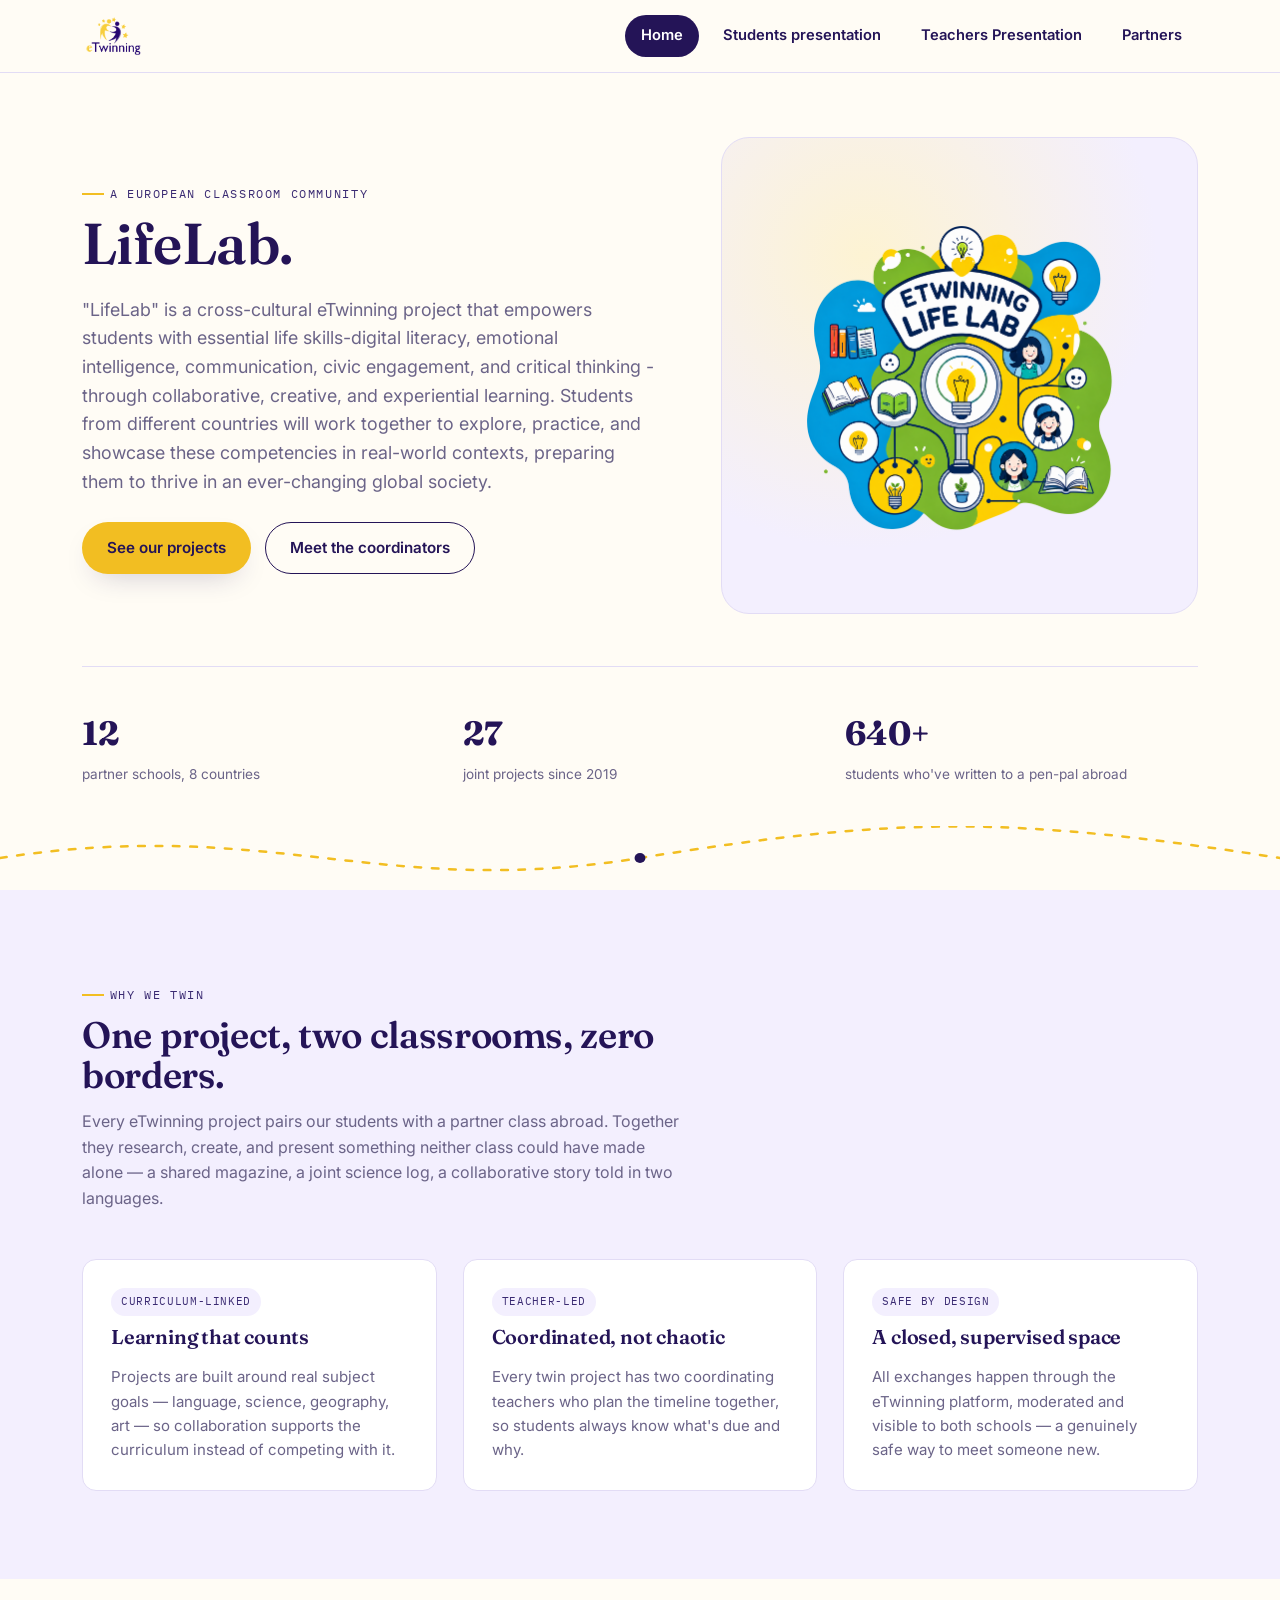
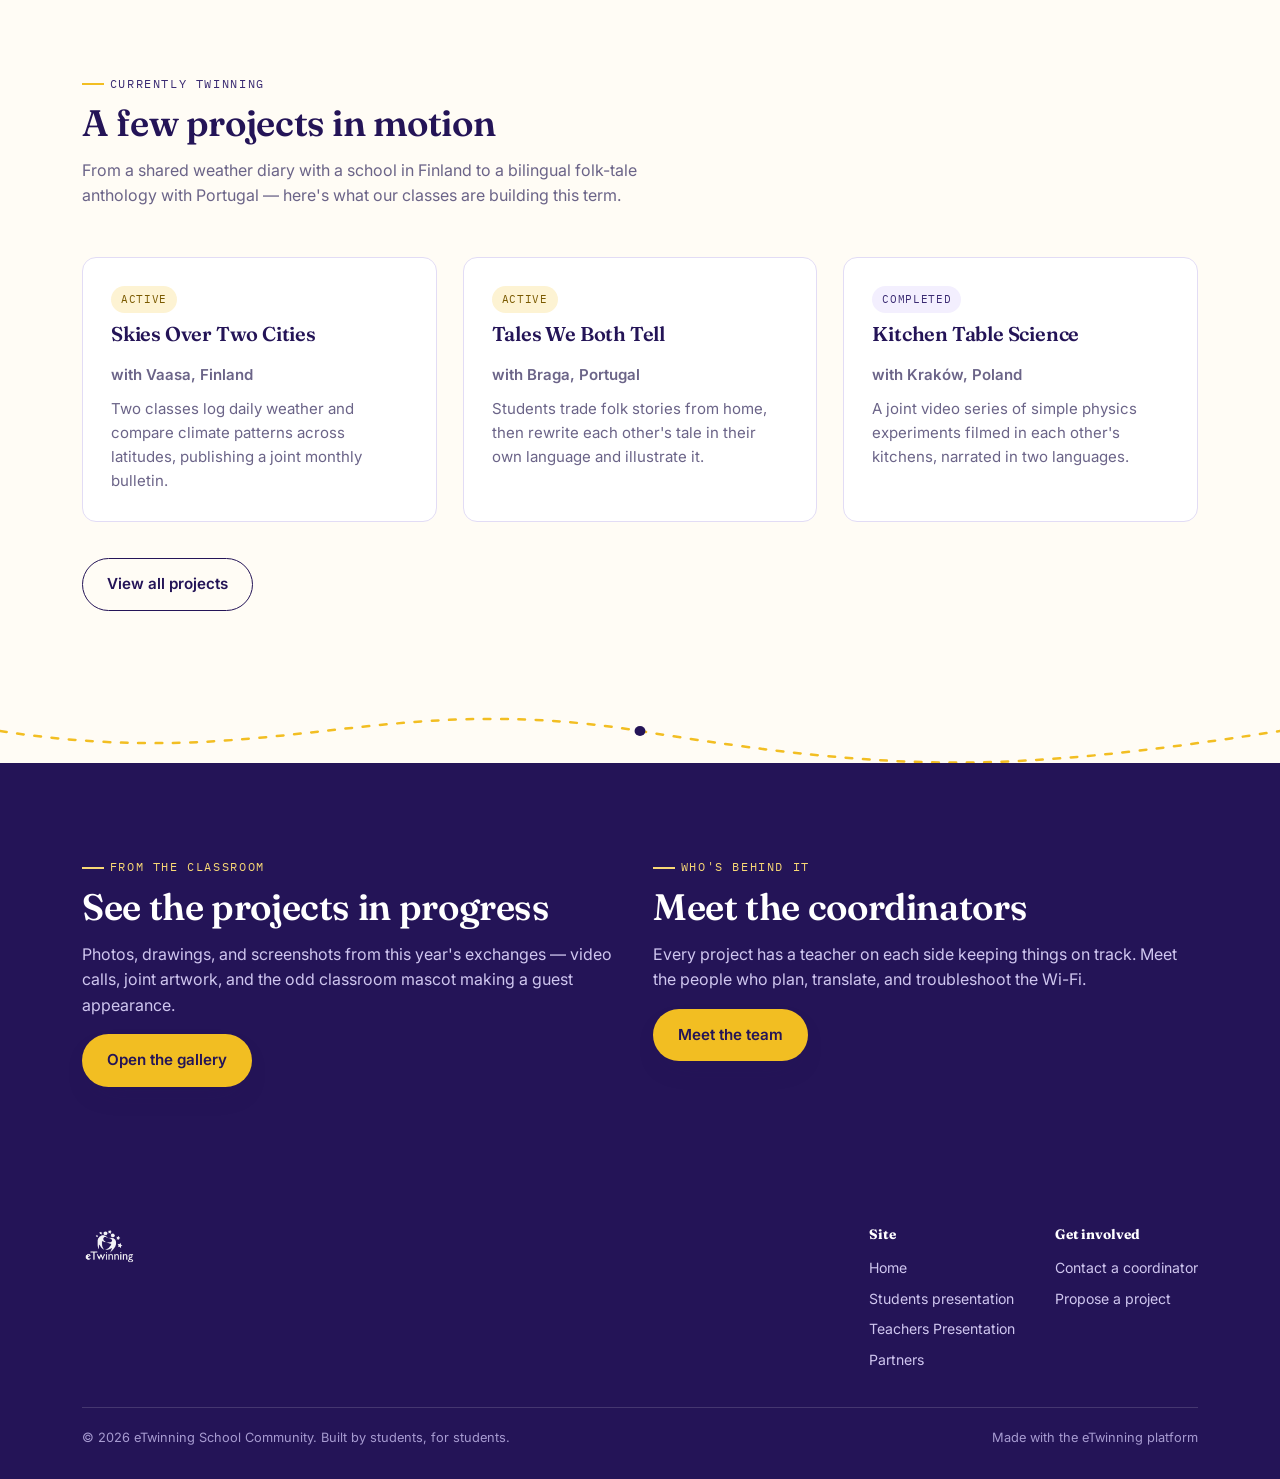
<file: index.html>
<!DOCTYPE html>
<html lang="en">
<head>
<meta charset="UTF-8">
<meta name="viewport" content="width=device-width, initial-scale=1.0">
<title>eTwinning — Two classrooms. One story.</title>
<link rel="stylesheet" href="styles.css">
</head>
<body>

<header class="site">
  <nav class="nav">
    <a class="brand" href="index.html">
      <img src="assets/logo.png" alt="eTwinning logo">
    </a>
    <div class="navlinks">
      <a href="index.html" class="active">Home</a>
      <a href="students.html">Students presentation</a>
      <a href="teachers.html">Teachers Presentation</a>
      <a href="partners.html">Partners</a>
      <!--  <a href="gallery.html">Gallery</a>
          <a href="team.html">Team</a>-->
    </div>
  </nav>
</header>

<main>

  <!-- HERO -->
  <section class="hero">
    <div class="wrap hero-grid">
      <div>
        <p class="eyebrow">A European classroom community</p>
        <h1>LifeLab.</h1>
        <p class="hero-lede">"LifeLab" is a cross-cultural eTwinning project that empowers students with essential life skills-digital literacy, emotional intelligence, communication, civic engagement, and critical thinking -through collaborative, creative, and experiential learning. Students from different countries will work together to explore, practice, and showcase these competencies in real-world contexts, preparing them to thrive in an ever-changing global society.</p>
        <div class="hero-cta">
          <a href="projects.html" class="btn btn-gold">See our projects</a>
          <a href="team.html" class="btn btn-ghost">Meet the coordinators</a>
        </div>
      </div>
      <div class="hero-art">
        <img src="assets/llifelab.png" alt="Two figures reaching toward each other, the eTwinning emblem">
      </div>
    </div>

    <div class="wrap">
      <div class="stat-row">
        <div class="stat"><b>12</b><span>partner schools, 8 countries</span></div>
        <div class="stat"><b>27</b><span>joint projects since 2019</span></div>
        <div class="stat"><b>640+</b><span>students who've written to a pen-pal abroad</span></div>
      </div>
    </div>
  </section>

  <!-- THREAD DIVIDER -->
  <svg class="thread" viewBox="0 0 1180 64" preserveAspectRatio="none" aria-hidden="true">
    <path d="M0,32 C 250,-10 350,74 590,32 S 930,-10 1180,32"/>
    <circle cx="590" cy="32" r="5"/>
  </svg>

  <!-- WHAT IS ETWINNING -->
  <section class="band">
    <div class="wrap">
      <div class="section-head">
        <p class="eyebrow">Why we twin</p>
        <h2>One project, two classrooms, zero borders.</h2>
        <p>Every eTwinning project pairs our students with a partner class abroad. Together they research, create, and present something neither class could have made alone — a shared magazine, a joint science log, a collaborative story told in two languages.</p>
      </div>
      <div class="grid-3">
        <div class="card">
          <span class="tag">Curriculum-linked</span>
          <h3>Learning that counts</h3>
          <p>Projects are built around real subject goals — language, science, geography, art — so collaboration supports the curriculum instead of competing with it.</p>
        </div>
        <div class="card">
          <span class="tag">Teacher-led</span>
          <h3>Coordinated, not chaotic</h3>
          <p>Every twin project has two coordinating teachers who plan the timeline together, so students always know what's due and why.</p>
        </div>
        <div class="card">
          <span class="tag">Safe by design</span>
          <h3>A closed, supervised space</h3>
          <p>All exchanges happen through the eTwinning platform, moderated and visible to both schools — a genuinely safe way to meet someone new.</p>
        </div>
      </div>
    </div>
  </section>

  <!-- PROJECTS TEASER -->
  <section>
    <div class="wrap">
      <div class="section-head">
        <p class="eyebrow">Currently twinning</p>
        <h2>A few projects in motion</h2>
        <p>From a shared weather diary with a school in Finland to a bilingual folk-tale anthology with Portugal — here's what our classes are building this term.</p>
      </div>
      <div class="grid-3">
        <div class="card">
          <span class="tag live">Active</span>
          <h3>Skies Over Two Cities</h3>
          <p class="card-flags">with Vaasa, Finland</p>
          <p>Two classes log daily weather and compare climate patterns across latitudes, publishing a joint monthly bulletin.</p>
        </div>
        <div class="card">
          <span class="tag live">Active</span>
          <h3>Tales We Both Tell</h3>
          <p class="card-flags">with Braga, Portugal</p>
          <p>Students trade folk stories from home, then rewrite each other's tale in their own language and illustrate it.</p>
        </div>
        <div class="card">
          <span class="tag">Completed</span>
          <h3>Kitchen Table Science</h3>
          <p class="card-flags">with Kraków, Poland</p>
          <p>A joint video series of simple physics experiments filmed in each other's kitchens, narrated in two languages.</p>
        </div>
      </div>
      <div style="margin-top:36px;">
        <a href="projects.html" class="btn btn-ghost">View all projects</a>
      </div>
    </div>
  </section>

  <!-- THREAD DIVIDER -->
  <svg class="thread" viewBox="0 0 1180 64" preserveAspectRatio="none" aria-hidden="true">
    <path d="M0,32 C 250,74 350,-10 590,32 S 930,74 1180,32"/>
    <circle cx="590" cy="32" r="5"/>
  </svg>

  <!-- GALLERY + TEAM TEASER -->
  <section class="band-ink">
    <div class="wrap grid-2">
      <div>
        <p class="eyebrow">From the classroom</p>
        <h2>See the projects in progress</h2>
        <p>Photos, drawings, and screenshots from this year's exchanges — video calls, joint artwork, and the odd classroom mascot making a guest appearance.</p>
        <a href="gallery.html" class="btn btn-gold">Open the gallery</a>
      </div>
      <div>
        <p class="eyebrow">Who's behind it</p>
        <h2>Meet the coordinators</h2>
        <p>Every project has a teacher on each side keeping things on track. Meet the people who plan, translate, and troubleshoot the Wi-Fi.</p>
        <a href="team.html" class="btn btn-gold">Meet the team</a>
      </div>
    </div>
  </section>

</main>

<footer class="site">
  <div class="wrap">
    <div class="footer-grid">
      <div class="footer-brand">
        <img src="assets/logo.png" alt="eTwinning logo">
      </div>
      <div class="footer-links">
        <div>
          <h4>Site</h4>
          <a href="index.html">Home</a>
          <a href="students.html">Students presentation</a>
          <a href="teachers.html">Teachers Presentation</a>
          <a href="partners.html">Partners</a>
          <!--  <a href="gallery.html">Gallery</a>
          <a href="team.html">Team</a>-->
        </div>
        <div>
          <h4>Get involved</h4>
          <a href="team.html">Contact a coordinator</a>
          <a href="projects.html">Propose a project</a>
        </div>
      </div>
    </div>
    <div class="footer-bottom">
      <span>© 2026 eTwinning School Community. Built by students, for students.</span>
      <span>Made with the eTwinning platform</span>
    </div>
  </div>
</footer>

</body>
</html>
</file>
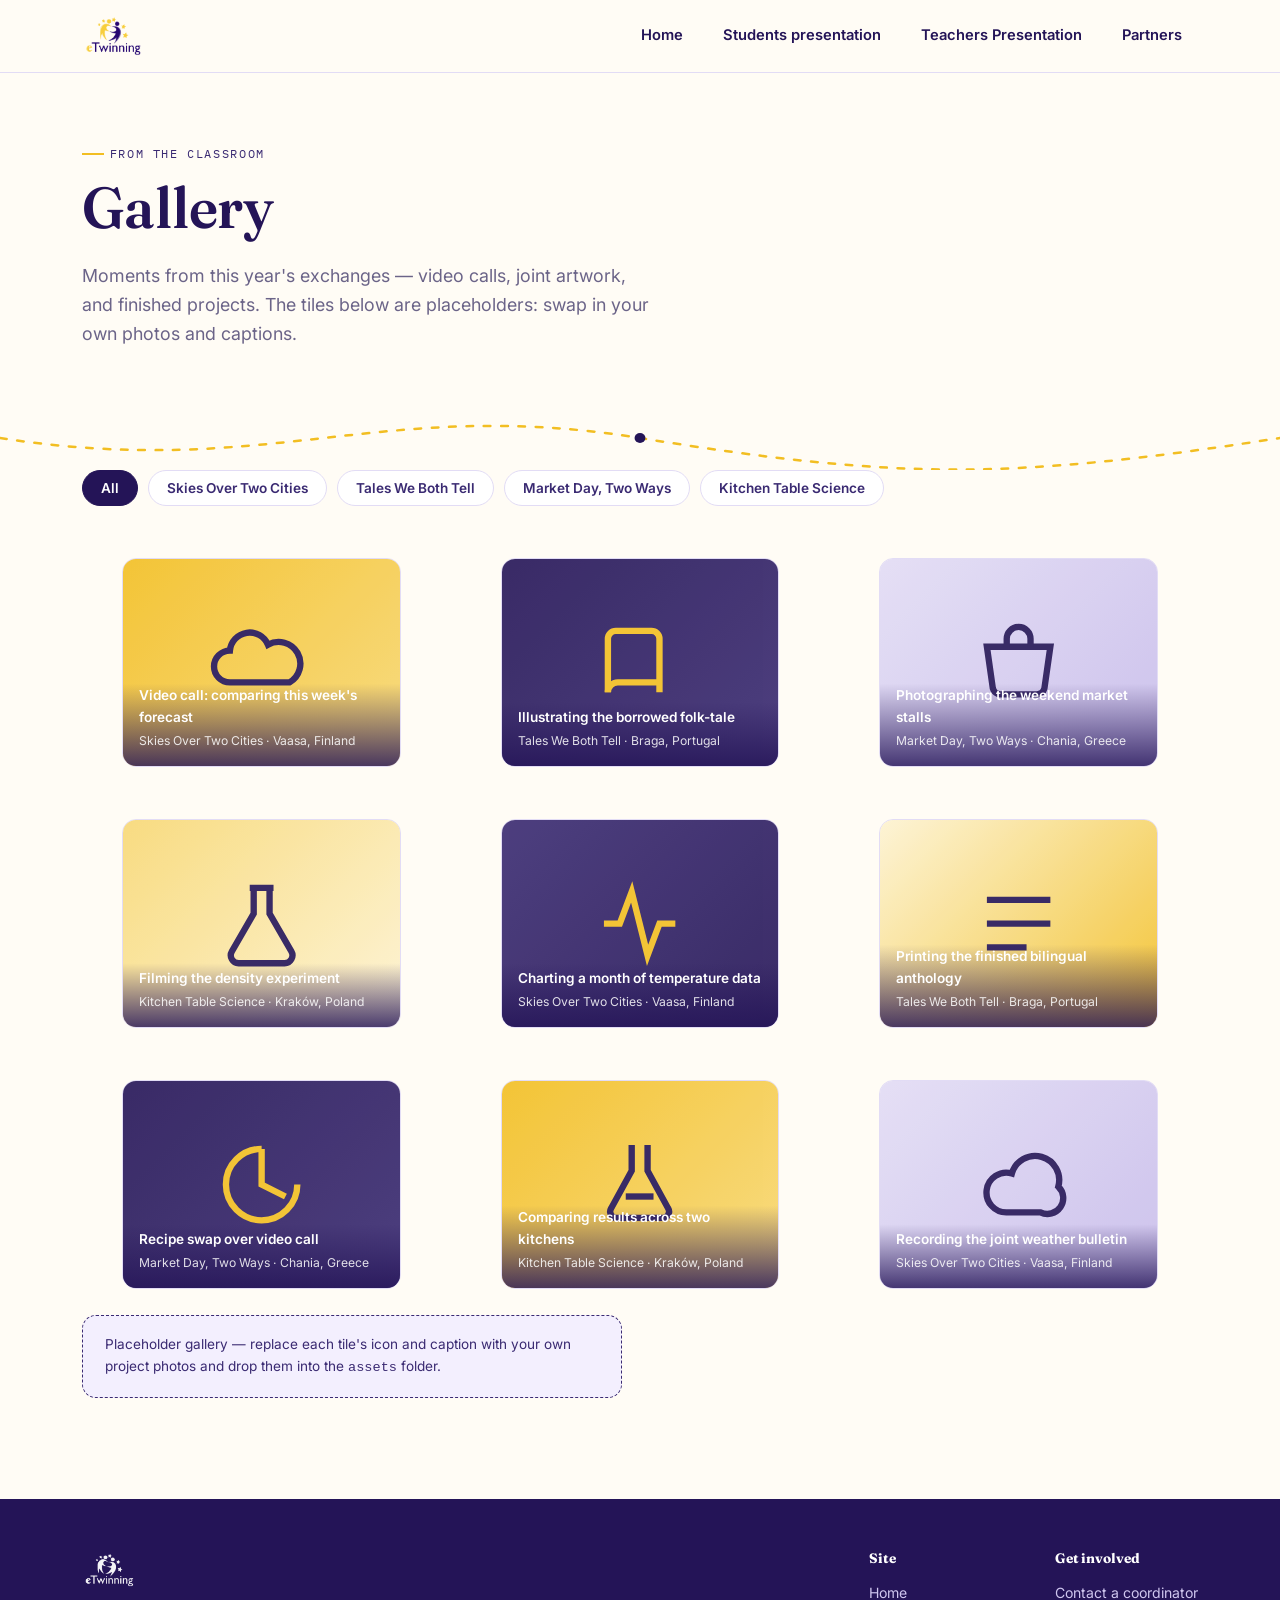
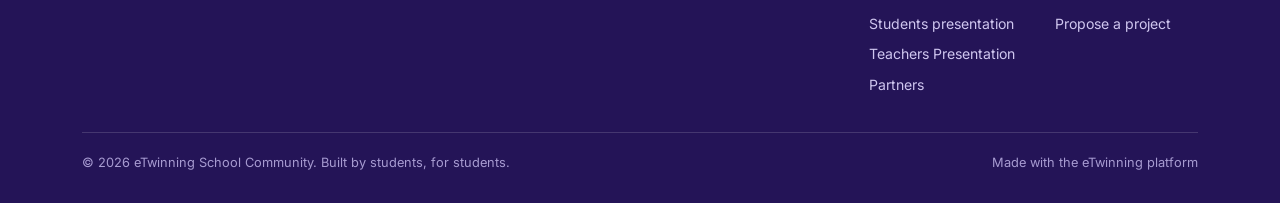
<file: gallery.html>
<!DOCTYPE html>
<html lang="en">
<head>
<meta charset="UTF-8">
<meta name="viewport" content="width=device-width, initial-scale=1.0">
<title>Gallery — eTwinning</title>
<link rel="stylesheet" href="styles.css">
</head>
<body>

<header class="site">
  <nav class="nav">
    <a class="brand" href="index.html">
      <img src="assets/logo.png" alt="eTwinning logo">
    </a>
    <div class="navlinks">
      <a href="index.html">Home</a>
      <a href="students.html">Students presentation</a>
      <a href="teachers.html">Teachers Presentation</a>
      <a href="partners.html">Partners</a>
      <!--  <a href="gallery.html">Gallery</a>
          <a href="team.html">Team</a>-->
    </div>
  </nav>
</header>

<main>

  <section class="page-hero">
    <div class="wrap">
      <p class="eyebrow">From the classroom</p>
      <h1>Gallery</h1>
      <p class="hero-lede">Moments from this year's exchanges — video calls, joint artwork, and finished projects. The tiles below are placeholders: swap in your own photos and captions.</p>
    </div>
  </section>

  <svg class="thread" viewBox="0 0 1180 64" preserveAspectRatio="none" aria-hidden="true">
    <path d="M0,32 C 250,74 350,-10 590,32 S 930,74 1180,32"/>
    <circle cx="590" cy="32" r="5"/>
  </svg>

  <section style="padding-top:0;">
    <div class="wrap">

      <div class="gallery-filter" role="group" aria-label="Filter gallery by project">
        <button class="active" data-filter="all">All</button>
        <button data-filter="skies">Skies Over Two Cities</button>
        <button data-filter="tales">Tales We Both Tell</button>
        <button data-filter="market">Market Day, Two Ways</button>
        <button data-filter="science">Kitchen Table Science</button>
      </div>

      <div class="gallery-grid" id="galleryGrid">

        <figure class="tile c1" data-cat="skies">
          <div class="fig"><svg viewBox="0 0 24 24" fill="none" stroke="#241457" stroke-width="1.6"><path d="M4 17a4 4 0 0 1 0-8 5 5 0 0 1 9.6-1.5A4.5 4.5 0 0 1 19 17H4Z"/></svg></div>
          <figcaption>Video call: comparing this week's forecast<small>Skies Over Two Cities · Vaasa, Finland</small></figcaption>
        </figure>

        <figure class="tile c2" data-cat="tales">
          <div class="fig"><svg viewBox="0 0 24 24" fill="none" stroke="#f2be22" stroke-width="1.6"><path d="M4 19.5V6a2 2 0 0 1 2-2h9a2 2 0 0 1 2 2v13.5"/><path d="M4 19.5A2.5 2.5 0 0 1 6.5 17H17"/></svg></div>
          <figcaption>Illustrating the borrowed folk-tale<small>Tales We Both Tell · Braga, Portugal</small></figcaption>
        </figure>

        <figure class="tile c3" data-cat="market">
          <div class="fig"><svg viewBox="0 0 24 24" fill="none" stroke="#241457" stroke-width="1.6"><path d="M4 8h16l-1.5 10.5a2 2 0 0 1-2 1.5H7.5a2 2 0 0 1-2-1.5L4 8Z"/><path d="M9 8V6a3 3 0 0 1 6 0v2"/></svg></div>
          <figcaption>Photographing the weekend market stalls<small>Market Day, Two Ways · Chania, Greece</small></figcaption>
        </figure>

        <figure class="tile c4" data-cat="science">
          <div class="fig"><svg viewBox="0 0 24 24" fill="none" stroke="#241457" stroke-width="1.6"><path d="M9 3h6M10 3v6.5L4.5 19a2 2 0 0 0 1.7 3h11.6a2 2 0 0 0 1.7-3L14 9.5V3"/></svg></div>
          <figcaption>Filming the density experiment<small>Kitchen Table Science · Kraków, Poland</small></figcaption>
        </figure>

        <figure class="tile c5" data-cat="skies">
          <div class="fig"><svg viewBox="0 0 24 24" fill="none" stroke="#f2be22" stroke-width="1.6"><path d="M3 12h4l3-8 4 16 3-8h4"/></svg></div>
          <figcaption>Charting a month of temperature data<small>Skies Over Two Cities · Vaasa, Finland</small></figcaption>
        </figure>

        <figure class="tile c6" data-cat="tales">
          <div class="fig"><svg viewBox="0 0 24 24" fill="none" stroke="#241457" stroke-width="1.6"><path d="M4 6h16M4 12h16M4 18h10"/></svg></div>
          <figcaption>Printing the finished bilingual anthology<small>Tales We Both Tell · Braga, Portugal</small></figcaption>
        </figure>

        <figure class="tile c2" data-cat="market">
          <div class="fig"><svg viewBox="0 0 24 24" fill="none" stroke="#f2be22" stroke-width="1.6"><path d="M12 3a9 9 0 1 0 9 9"/><path d="M12 3v9l6 3"/></svg></div>
          <figcaption>Recipe swap over video call<small>Market Day, Two Ways · Chania, Greece</small></figcaption>
        </figure>

        <figure class="tile c1" data-cat="science">
          <div class="fig"><svg viewBox="0 0 24 24" fill="none" stroke="#241457" stroke-width="1.6"><path d="M10 2v6.5L4.8 18a1.6 1.6 0 0 0 1.4 2.4h11.6a1.6 1.6 0 0 0 1.4-2.4L14 8.5V2"/><path d="M8.5 15h7"/></svg></div>
          <figcaption>Comparing results across two kitchens<small>Kitchen Table Science · Kraków, Poland</small></figcaption>
        </figure>

        <figure class="tile c3" data-cat="skies">
          <div class="fig"><svg viewBox="0 0 24 24" fill="none" stroke="#241457" stroke-width="1.6"><path d="M17.5 19H9a5 5 0 1 1 1.3-9.8A6 6 0 0 1 22 12.5a4 4 0 0 1-4.5 6.5Z"/></svg></div>
          <figcaption>Recording the joint weather bulletin<small>Skies Over Two Cities · Vaasa, Finland</small></figcaption>
        </figure>

      </div>

      <p class="note-card">Placeholder gallery — replace each tile's icon and caption with your own project photos and drop them into the <code>assets</code> folder.</p>
    </div>
  </section>

</main>

<footer class="site">
  <div class="wrap">
    <div class="footer-grid">
      <div class="footer-brand">
        <img src="assets/logo.png" alt="eTwinning logo">
      </div>
      <div class="footer-links">
        <div>
          <h4>Site</h4>
          <a href="index.html">Home</a>
          <a href="students.html">Students presentation</a>
          <a href="teachers.html">Teachers Presentation</a>
          <a href="partners.html">Partners</a>
          <!--  <a href="gallery.html">Gallery</a>
          <a href="team.html">Team</a>-->
        </div>
        <div>
          <h4>Get involved</h4>
          <a href="team.html">Contact a coordinator</a>
          <a href="projects.html">Propose a project</a>
        </div>
      </div>
    </div>
    <div class="footer-bottom">
      <span>© 2026 eTwinning School Community. Built by students, for students.</span>
      <span>Made with the eTwinning platform</span>
    </div>
  </div>
</footer>

<script>
  const buttons = document.querySelectorAll('.gallery-filter button');
  const tiles = document.querySelectorAll('#galleryGrid .tile');
  buttons.forEach(btn => {
    btn.addEventListener('click', () => {
      buttons.forEach(b => b.classList.remove('active'));
      btn.classList.add('active');
      const filter = btn.dataset.filter;
      tiles.forEach(tile => {
        tile.style.display = (filter === 'all' || tile.dataset.cat === filter) ? '' : 'none';
      });
    });
  });
</script>

</body>
</html>
</file>
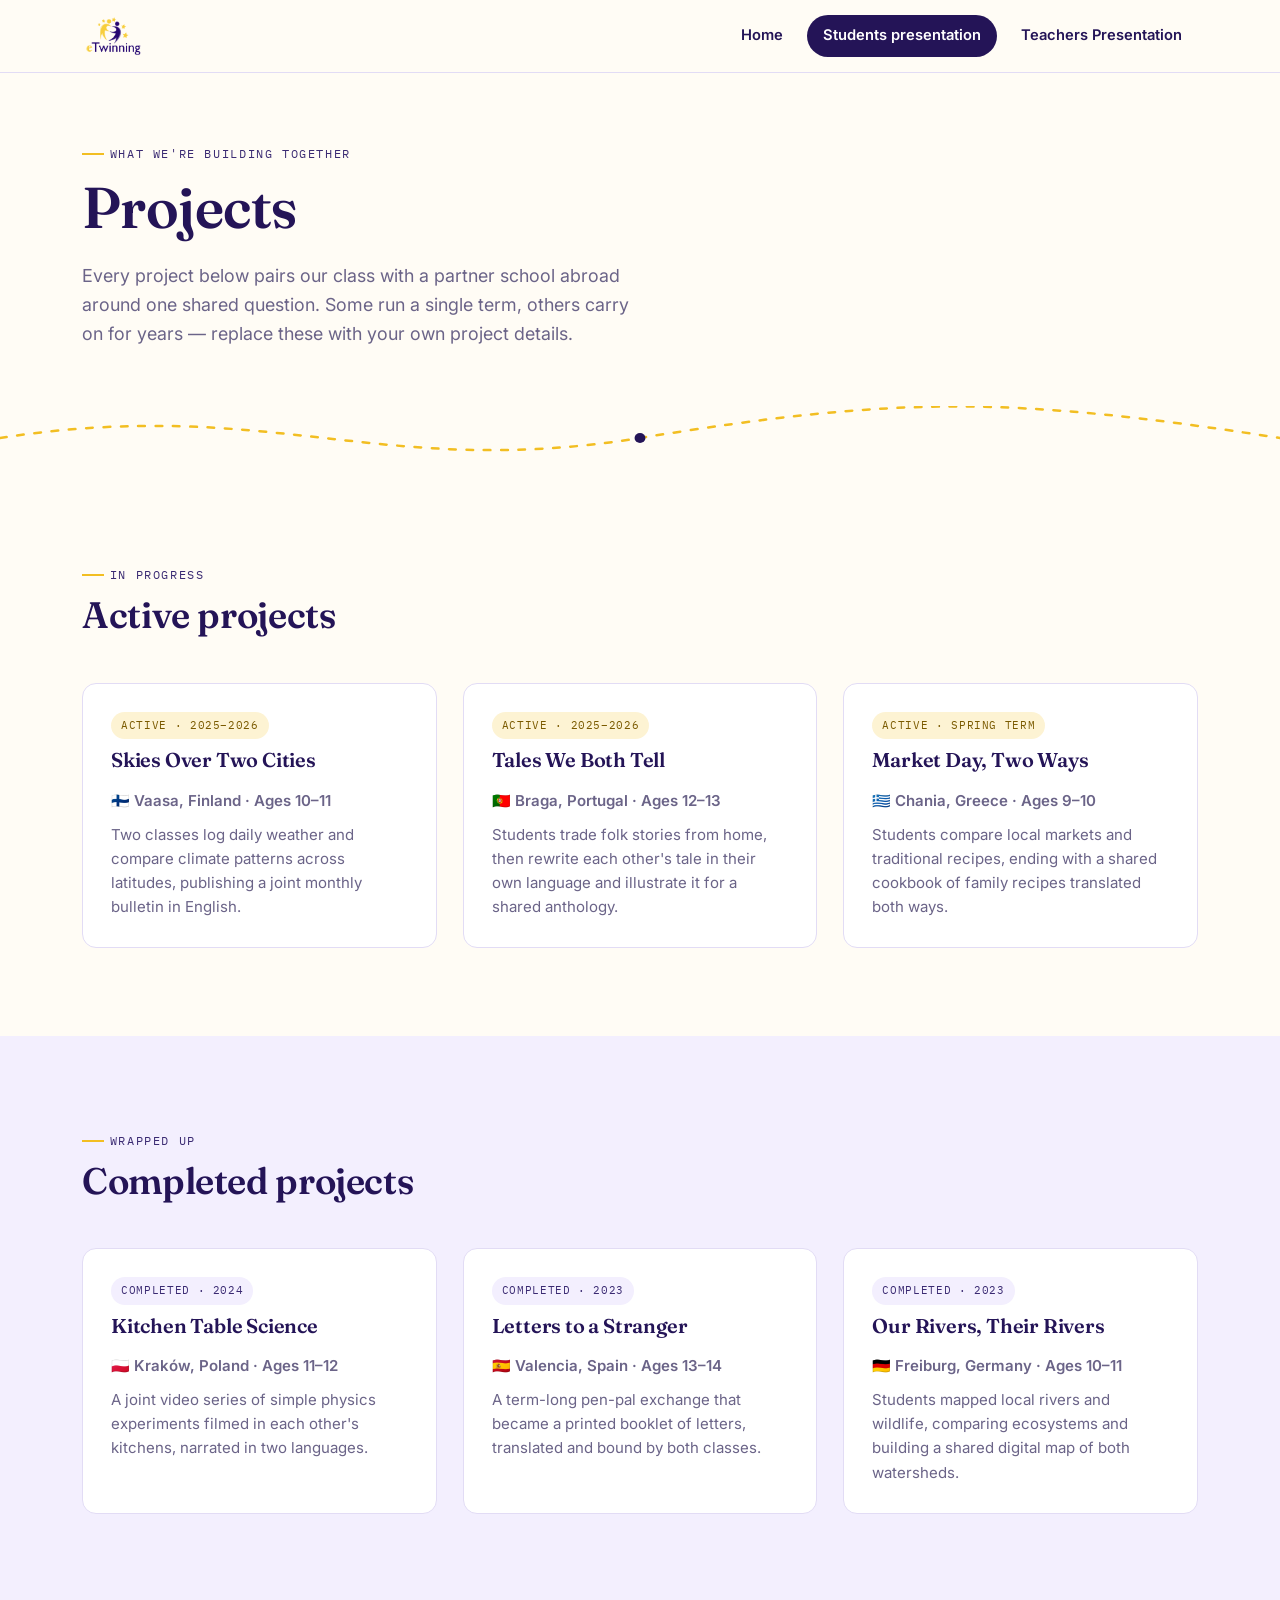
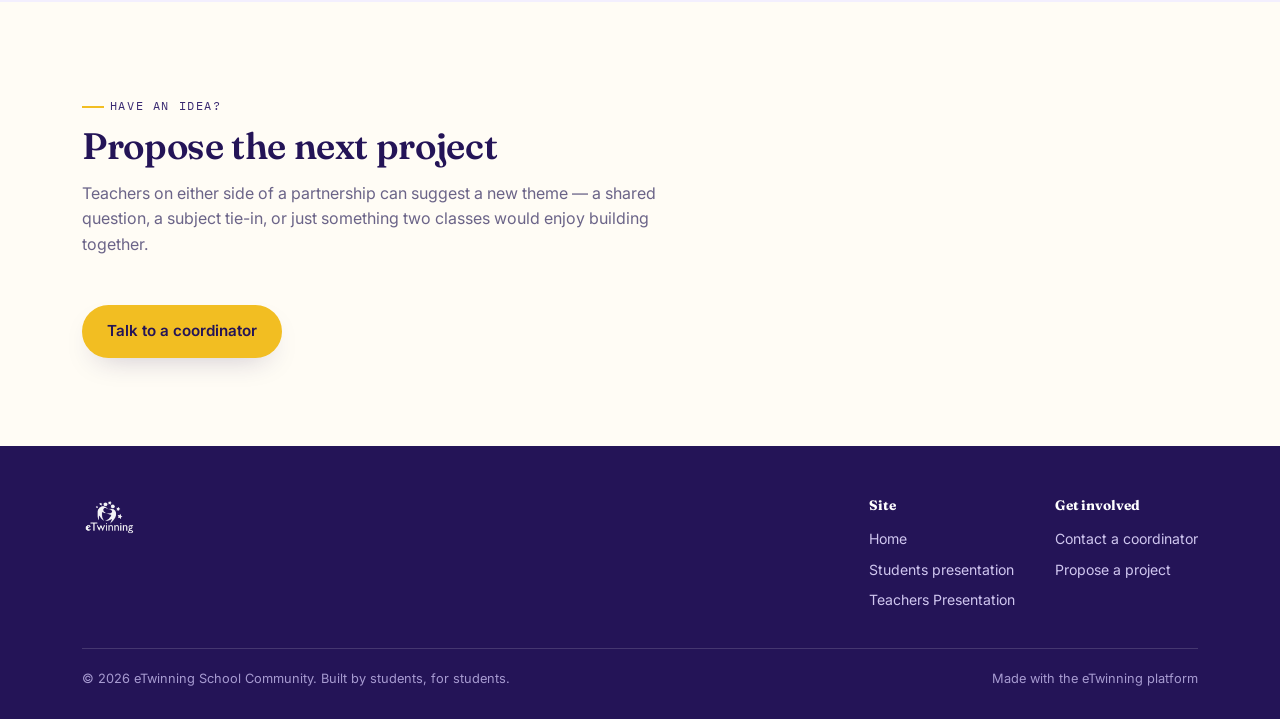
<file: projects.html>
<!DOCTYPE html>
<html lang="en">
<head>
<meta charset="UTF-8">
<meta name="viewport" content="width=device-width, initial-scale=1.0">
<title>Projects — eTwinning</title>
<link rel="stylesheet" href="styles.css">
</head>
<body>

<header class="site">
  <nav class="nav">
    <a class="brand" href="index.html">
      <img src="assets/logo.png" alt="eTwinning logo">
    </a>
    <div class="navlinks">
      <a href="index.html">Home</a>
      <a href="students.html" class="active">Students presentation</a>
      <a href="teachers.html">Teachers Presentation</a>
      <!--  <a href="gallery.html">Gallery</a>
          <a href="team.html">Team</a>-->
    </div>
  </nav>
</header>

<main>

  <section class="page-hero">
    <div class="wrap">
      <p class="eyebrow">What we're building together</p>
      <h1>Projects</h1>
      <p class="hero-lede">Every project below pairs our class with a partner school abroad around one shared question. Some run a single term, others carry on for years — replace these with your own project details.</p>
    </div>
  </section>

  <svg class="thread" viewBox="0 0 1180 64" preserveAspectRatio="none" aria-hidden="true">
    <path d="M0,32 C 250,-10 350,74 590,32 S 930,-10 1180,32"/>
    <circle cx="590" cy="32" r="5"/>
  </svg>

  <section>
    <div class="wrap">
      <div class="section-head">
        <p class="eyebrow">In progress</p>
        <h2>Active projects</h2>
      </div>
      <div class="grid-3">
        <div class="card">
          <span class="tag live">Active · 2025–2026</span>
          <h3>Skies Over Two Cities</h3>
          <p class="card-flags">🇫🇮 Vaasa, Finland · Ages 10–11</p>
          <p>Two classes log daily weather and compare climate patterns across latitudes, publishing a joint monthly bulletin in English.</p>
        </div>
        <div class="card">
          <span class="tag live">Active · 2025–2026</span>
          <h3>Tales We Both Tell</h3>
          <p class="card-flags">🇵🇹 Braga, Portugal · Ages 12–13</p>
          <p>Students trade folk stories from home, then rewrite each other's tale in their own language and illustrate it for a shared anthology.</p>
        </div>
        <div class="card">
          <span class="tag live">Active · Spring term</span>
          <h3>Market Day, Two Ways</h3>
          <p class="card-flags">🇬🇷 Chania, Greece · Ages 9–10</p>
          <p>Students compare local markets and traditional recipes, ending with a shared cookbook of family recipes translated both ways.</p>
        </div>
      </div>
    </div>
  </section>

  <section class="band">
    <div class="wrap">
      <div class="section-head">
        <p class="eyebrow">Wrapped up</p>
        <h2>Completed projects</h2>
      </div>
      <div class="grid-3">
        <div class="card">
          <span class="tag">Completed · 2024</span>
          <h3>Kitchen Table Science</h3>
          <p class="card-flags">🇵🇱 Kraków, Poland · Ages 11–12</p>
          <p>A joint video series of simple physics experiments filmed in each other's kitchens, narrated in two languages.</p>
        </div>
        <div class="card">
          <span class="tag">Completed · 2023</span>
          <h3>Letters to a Stranger</h3>
          <p class="card-flags">🇪🇸 Valencia, Spain · Ages 13–14</p>
          <p>A term-long pen-pal exchange that became a printed booklet of letters, translated and bound by both classes.</p>
        </div>
        <div class="card">
          <span class="tag">Completed · 2023</span>
          <h3>Our Rivers, Their Rivers</h3>
          <p class="card-flags">🇩🇪 Freiburg, Germany · Ages 10–11</p>
          <p>Students mapped local rivers and wildlife, comparing ecosystems and building a shared digital map of both watersheds.</p>
        </div>
      </div>
    </div>
  </section>

  <section>
    <div class="wrap">
      <div class="section-head">
        <p class="eyebrow">Have an idea?</p>
        <h2>Propose the next project</h2>
        <p>Teachers on either side of a partnership can suggest a new theme — a shared question, a subject tie-in, or just something two classes would enjoy building together.</p>
      </div>
      <a href="team.html" class="btn btn-gold">Talk to a coordinator</a>
    </div>
  </section>

</main>

<footer class="site">
  <div class="wrap">
    <div class="footer-grid">
      <div class="footer-brand">
        <img src="assets/logo.png" alt="eTwinning logo">
      </div>
      <div class="footer-links">
        <div>
          <h4>Site</h4>
          <a href="index.html">Home</a>
          <a href="students.html">Students presentation</a>
          <a href="teachers.html">Teachers Presentation</a>
          <!--  <a href="gallery.html">Gallery</a>
          <a href="team.html">Team</a>-->
        </div>
        <div>
          <h4>Get involved</h4>
          <a href="team.html">Contact a coordinator</a>
          <a href="projects.html">Propose a project</a>
        </div>
      </div>
    </div>
    <div class="footer-bottom">
      <span>© 2026 eTwinning School Community. Built by students, for students.</span>
      <span>Made with the eTwinning platform</span>
    </div>
  </div>
</footer>

</body>
</html>
</file>
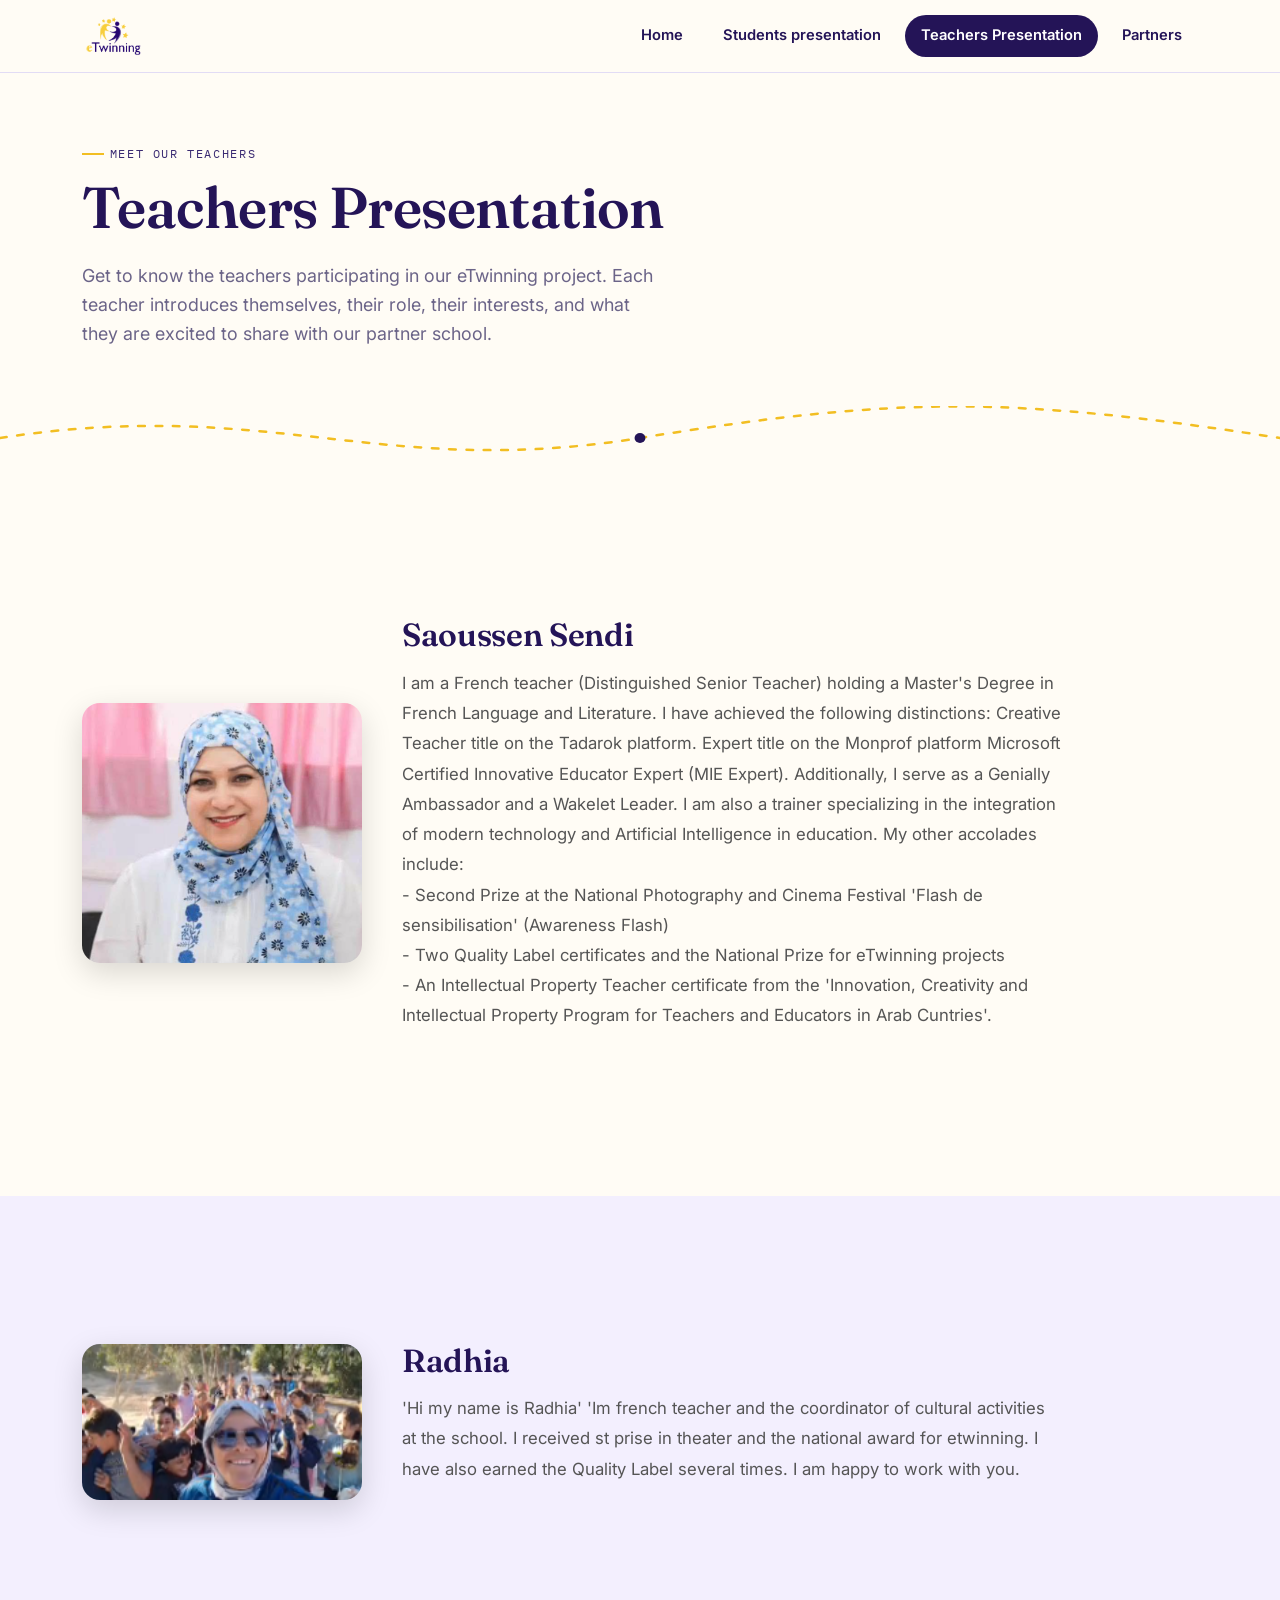
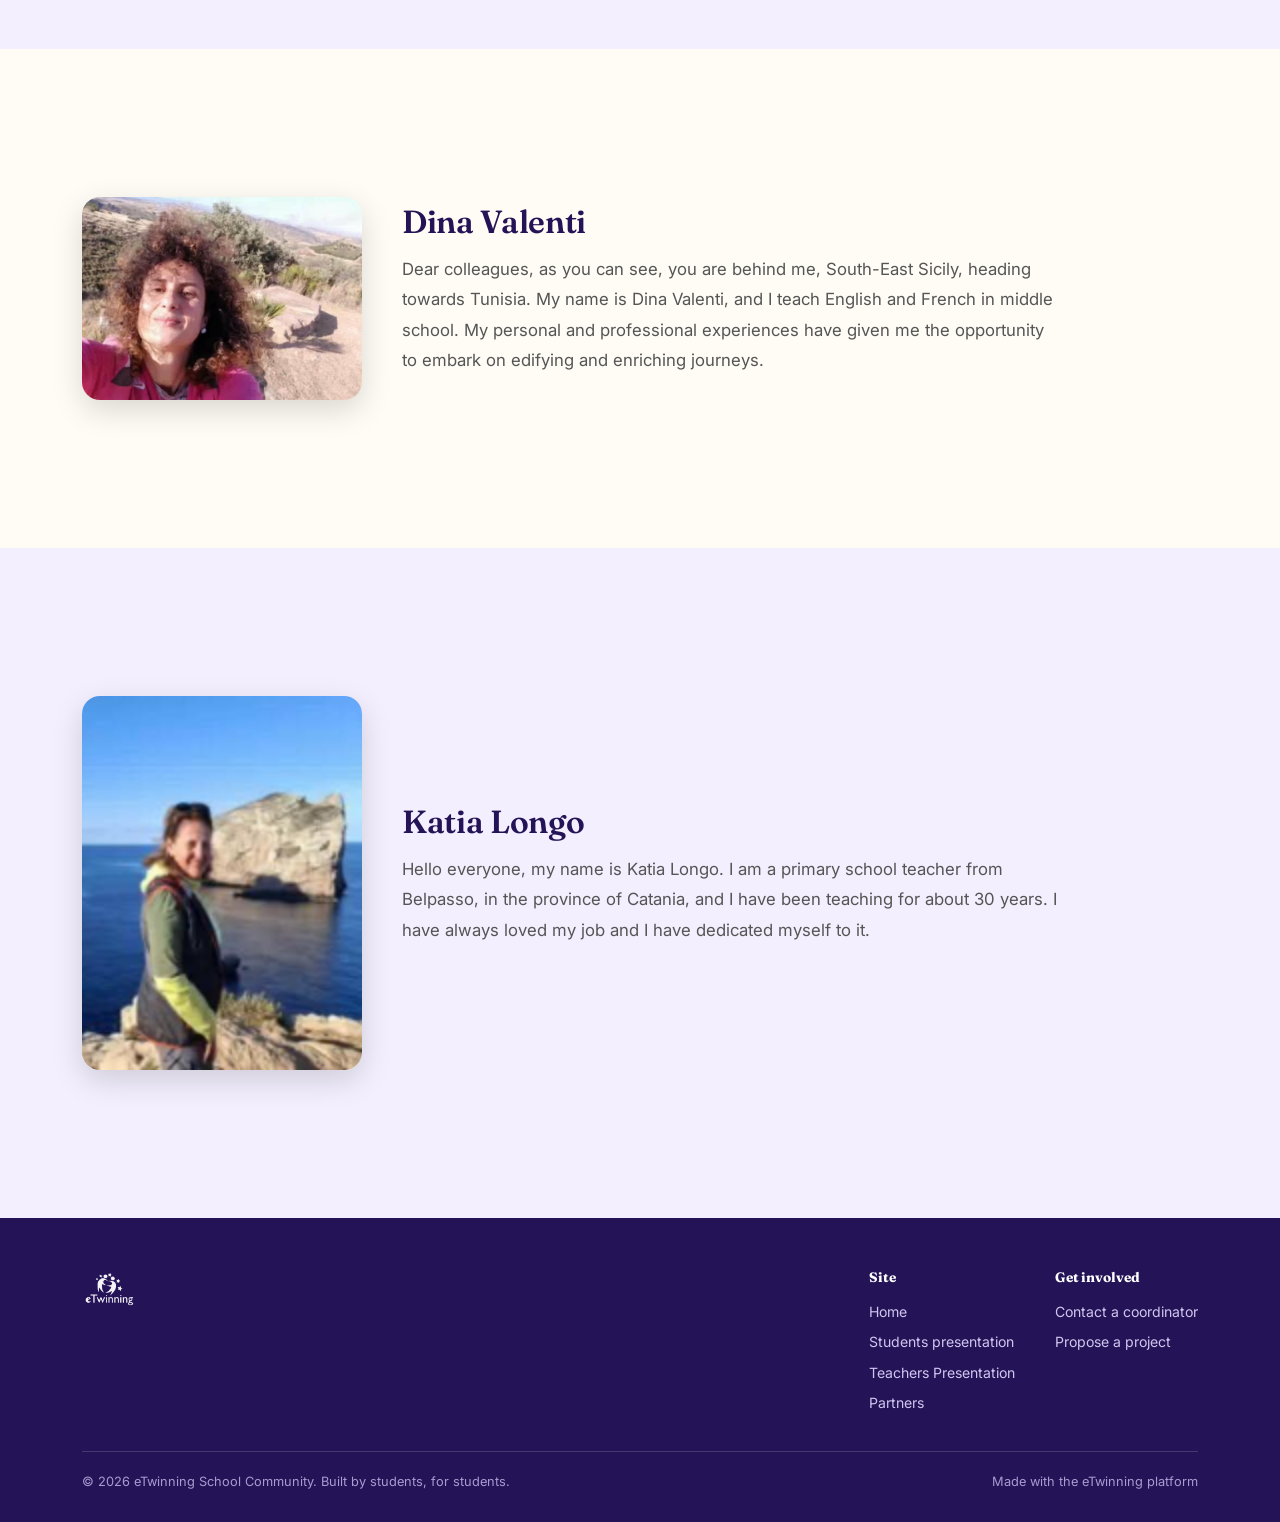
<file: teachers.html>
<!DOCTYPE html>
<html lang="en">
<head>
<meta charset="UTF-8">
<meta name="viewport" content="width=device-width, initial-scale=1.0">
<title>Teachers — eTwinning</title>
<link rel="stylesheet" href="styles.css">
</head>
<body>

<header class="site">
  <nav class="nav">
    <a class="brand" href="index.html">
      <img src="assets/logo.png" alt="eTwinning logo">
    </a>
    <div class="navlinks">
      <a href="index.html">Home</a>
      <a href="students.html">Students presentation</a>
      <a href="teachers.html" class="active">Teachers Presentation</a>
      <a href="partners.html">Partners</a>
      <!--  <a href="gallery.html">Gallery</a>
          <a href="team.html">Team</a>-->
    </div>
  </nav>
</header>

<main>

  <!-- Hero Section -->
  <section class="page-hero">
    <div class="wrap">
      <p class="eyebrow">Meet Our Teachers</p>
      <h1>Teachers Presentation</h1>
      <p class="hero-lede">
        Get to know the teachers participating in our eTwinning project. Each teacher introduces themselves, their role, their interests, and what they are excited to share with our partner school.
      </p>
    </div>
  </section>

  <svg class="thread" viewBox="0 0 1180 64" preserveAspectRatio="none" aria-hidden="true">
    <path d="M0,32 C 250,-10 350,74 590,32 S 930,-10 1180,32"/>
    <circle cx="590" cy="32" r="5"/>
  </svg>

  <!-- Teacher 1 -->
  <section>
    <div class="wrap">
      <div class="student-card">

        <div class="student-photo">
          <img src="assets/t1.png" alt="Teacher 1">
        </div>

        <div class="student-info">
          <h2>Saoussen Sendi</h2>
          <p>
            I am a French teacher (Distinguished Senior Teacher) holding a Master's Degree in French Language and Literature.
            I have achieved the following distinctions:
Creative Teacher title on the Tadarok platform.
Expert title on the Monprof platform
Microsoft Certified Innovative Educator Expert (MIE Expert).
Additionally, I serve as a Genially Ambassador and a Wakelet Leader. I am also a trainer specializing in the integration of modern technology and Artificial Intelligence in education.
My other accolades include: <br/>
  - Second Prize at the National Photography and Cinema Festival 'Flash de sensibilisation' (Awareness Flash) <br/>
  - Two Quality Label certificates and the National Prize for eTwinning projects <br/>
  - An Intellectual Property Teacher certificate from the 'Innovation, Creativity and Intellectual Property Program for Teachers and Educators in Arab Cuntries'.
          </p>
        </div>

      </div>
    </div>
  </section>

  <!-- Student 2 -->
  <section class="band">
    <div class="wrap">
      <div class="student-card">

        <div class="student-photo">
          <img src="assets/t2.png" alt="Student 2">
        </div>

        <div class="student-info">
          <h2>Radhia</h2>
          <p>
            'Hi my name is Radhia' 'Im french teacher and the coordinator of cultural activities at the school. I received st prise in theater and the national award for etwinning. I have also earned the Quality Label several times. I am happy to work with you.
          </p>
        </div>

      </div>
    </div>
  </section>

  <!-- Student 3 -->
  <section>
    <div class="wrap">
      <div class="student-card">

        <div class="student-photo">
          <img src="assets/t3.png" alt="Student 3">
        </div>

        <div class="student-info">
          <h2>Dina Valenti</h2>
          <p>
            Dear colleagues, as you can see, you are behind me, South-East Sicily, heading towards Tunisia.
My name is Dina Valenti, and I teach English and French in middle school. My personal and professional experiences have given me the opportunity to embark on edifying and enriching journeys.
          </p>
        </div>

      </div>
    </div>
  </section>

  <!-- Student 4-->
  <section class="band">
    <div class="wrap">
      <div class="student-card">

        <div class="student-photo">
          <img src="assets/t4.png" alt="Student 4">
        </div>

        <div class="student-info">
          <h2>Katia Longo</h2>
          <p>
            Hello everyone, my name is Katia Longo.
I am a primary school teacher from Belpasso, in the province of Catania, and I have been teaching for about 30 years.
I have always loved my job and I have dedicated myself to it.
          </p>
        </div>

      </div>
    </div>
  </section>

</main>

<footer class="site">
  <div class="wrap">
    <div class="footer-grid">
      <div class="footer-brand">
        <img src="assets/logo.png" alt="eTwinning logo">
      </div>
      <div class="footer-links">
        <div>
          <h4>Site</h4>
          <a href="index.html">Home</a>
          <a href="students.html">Students presentation</a>
          <a href="teachers.html">Teachers Presentation</a>
          <a href="partners.html">Partners</a>
          <!--  <a href="gallery.html">Gallery</a>
          <a href="team.html">Team</a>-->
        </div>
        <div>
          <h4>Get involved</h4>
          <a href="team.html">Contact a coordinator</a>
          <a href="projects.html">Propose a project</a>
        </div>
      </div>
    </div>
    <div class="footer-bottom">
      <span>© 2026 eTwinning School Community. Built by students, for students.</span>
      <span>Made with the eTwinning platform</span>
    </div>
  </div>
</footer>

</body>
</html>
</file>
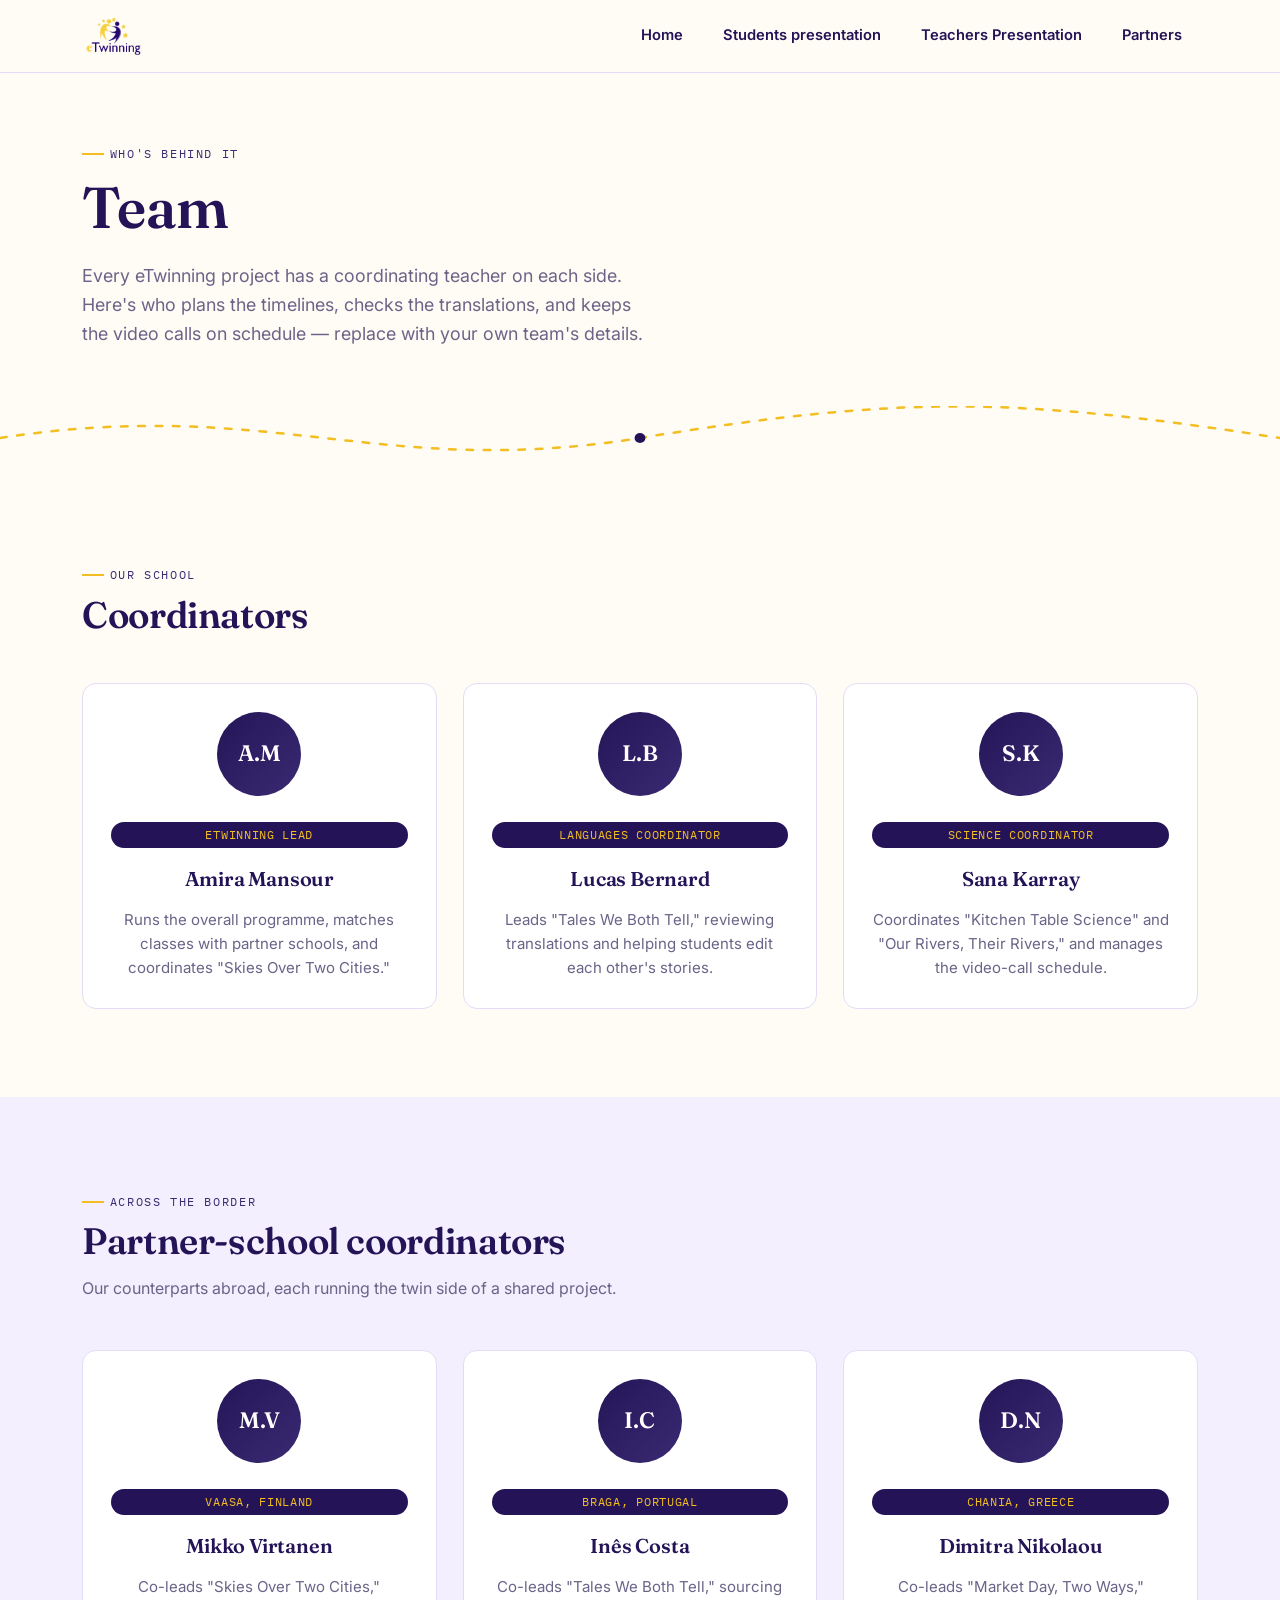
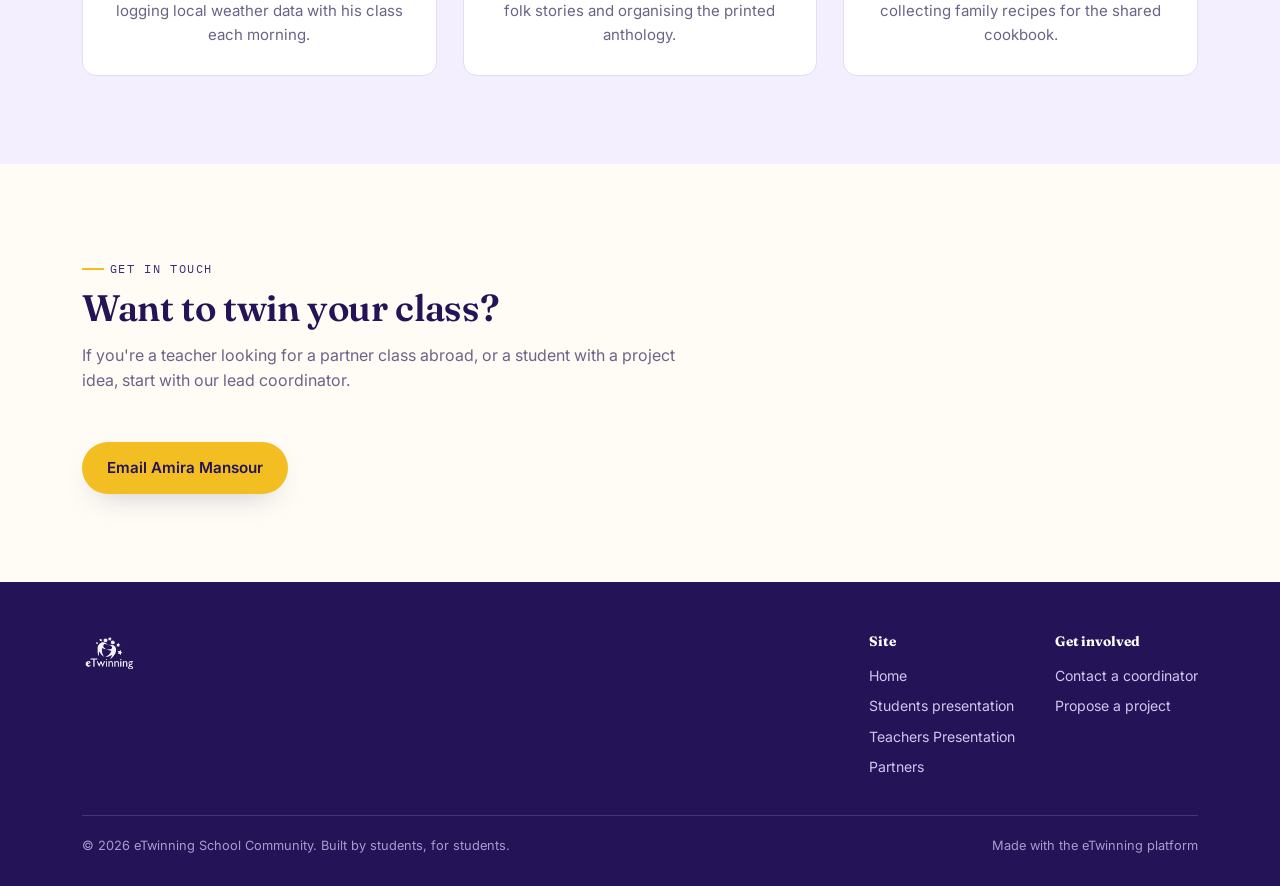
<file: team.html>
<!DOCTYPE html>
<html lang="en">
<head>
<meta charset="UTF-8">
<meta name="viewport" content="width=device-width, initial-scale=1.0">
<title>Team — eTwinning</title>
<link rel="stylesheet" href="styles.css">
</head>
<body>

<header class="site">
  <nav class="nav">
    <a class="brand" href="index.html">
      <img src="assets/logo.png" alt="eTwinning logo">
    </a>
    <div class="navlinks">
      <a href="index.html">Home</a>
      <a href="students.html">Students presentation</a>
      <a href="teachers.html">Teachers Presentation</a>
      <a href="partners.html">Partners</a>
      <!--  <a href="gallery.html">Gallery</a>
          <a href="team.html">Team</a>-->
    </div>
  </nav>
</header>

<main>

  <section class="page-hero">
    <div class="wrap">
      <p class="eyebrow">Who's behind it</p>
      <h1>Team</h1>
      <p class="hero-lede">Every eTwinning project has a coordinating teacher on each side. Here's who plans the timelines, checks the translations, and keeps the video calls on schedule — replace with your own team's details.</p>
    </div>
  </section>

  <svg class="thread" viewBox="0 0 1180 64" preserveAspectRatio="none" aria-hidden="true">
    <path d="M0,32 C 250,-10 350,74 590,32 S 930,-10 1180,32"/>
    <circle cx="590" cy="32" r="5"/>
  </svg>

  <section>
    <div class="wrap">
      <div class="section-head">
        <p class="eyebrow">Our school</p>
        <h2>Coordinators</h2>
      </div>
      <div class="grid-3">
        <div class="card team-card">
          <div class="avatar">A.M</div>
          <span class="role">eTwinning Lead</span>
          <h3>Amira Mansour</h3>
          <p>Runs the overall programme, matches classes with partner schools, and coordinates "Skies Over Two Cities."</p>
        </div>
        <div class="card team-card">
          <div class="avatar">L.B</div>
          <span class="role">Languages Coordinator</span>
          <h3>Lucas Bernard</h3>
          <p>Leads "Tales We Both Tell," reviewing translations and helping students edit each other's stories.</p>
        </div>
        <div class="card team-card">
          <div class="avatar">S.K</div>
          <span class="role">Science Coordinator</span>
          <h3>Sana Karray</h3>
          <p>Coordinates "Kitchen Table Science" and "Our Rivers, Their Rivers," and manages the video-call schedule.</p>
        </div>
      </div>
    </div>
  </section>

  <section class="band">
    <div class="wrap">
      <div class="section-head">
        <p class="eyebrow">Across the border</p>
        <h2>Partner-school coordinators</h2>
        <p>Our counterparts abroad, each running the twin side of a shared project.</p>
      </div>
      <div class="grid-3">
        <div class="card team-card">
          <div class="avatar">M.V</div>
          <span class="role">Vaasa, Finland</span>
          <h3>Mikko Virtanen</h3>
          <p>Co-leads "Skies Over Two Cities," logging local weather data with his class each morning.</p>
        </div>
        <div class="card team-card">
          <div class="avatar">I.C</div>
          <span class="role">Braga, Portugal</span>
          <h3>Inês Costa</h3>
          <p>Co-leads "Tales We Both Tell," sourcing folk stories and organising the printed anthology.</p>
        </div>
        <div class="card team-card">
          <div class="avatar">D.N</div>
          <span class="role">Chania, Greece</span>
          <h3>Dimitra Nikolaou</h3>
          <p>Co-leads "Market Day, Two Ways," collecting family recipes for the shared cookbook.</p>
        </div>
      </div>
    </div>
  </section>

  <section>
    <div class="wrap">
      <div class="section-head">
        <p class="eyebrow">Get in touch</p>
        <h2>Want to twin your class?</h2>
        <p>If you're a teacher looking for a partner class abroad, or a student with a project idea, start with our lead coordinator.</p>
      </div>
      <a href="mailto:etwinning@yourschool.example" class="btn btn-gold">Email Amira Mansour</a>
    </div>
  </section>

</main>

<footer class="site">
  <div class="wrap">
    <div class="footer-grid">
      <div class="footer-brand">
        <img src="assets/logo.png" alt="eTwinning logo">
      </div>
      <div class="footer-links">
        <div>
          <h4>Site</h4>
          <a href="index.html">Home</a>
          <a href="students.html">Students presentation</a>
          <a href="teachers.html">Teachers Presentation</a>
          <a href="partners.html">Partners</a>
          <!--  <a href="gallery.html">Gallery</a>
          <a href="team.html">Team</a>-->
        </div>
        <div>
          <h4>Get involved</h4>
          <a href="team.html">Contact a coordinator</a>
          <a href="projects.html">Propose a project</a>
        </div>
      </div>
    </div>
    <div class="footer-bottom">
      <span>© 2026 eTwinning School Community. Built by students, for students.</span>
      <span>Made with the eTwinning platform</span>
    </div>
  </div>
</footer>

</body>
</html>
</file>
<file: styles.css>
/* =========================================================
   eTwinning — shared stylesheet
   Palette:  --ink (deep indigo, from logo figure) / --gold (logo gold)
   Type:     Fraunces (display) + Inter (body) + IBM Plex Mono (meta/labels)
   Signature: the "thread" — a hand-drawn connecting line echoing the
   logo's two figures reaching for each other, used as a recurring
   structural device between sections instead of plain hairlines.
   ========================================================= */

@import url('https://fonts.googleapis.com/css2?family=Fraunces:opsz,wght@9..144,400;9..144,500;9..144,600;9..144,700&family=Inter:wght@400;500;600;700&family=IBM+Plex+Mono:wght@500&display=swap');

:root{
  --ink: #241457;
  --ink-soft: #3a2a72;
  --gold: #f2be22;
  --gold-light: #f8d875;
  --gold-pale: #fdf3d3;
  --paper: #fffcf5;
  --paper-tint: #f3effe;
  --text: #2c2748;
  --text-soft: #6b6488;
  --line: #e2dcf5;
  --radius: 14px;
  --shadow: 0 12px 30px -14px rgba(36,20,87,0.28);
  --max: 1180px;
}



*,*::before,*::after{ box-sizing:border-box; }
html{ scroll-behavior:smooth; }
body{
  margin:0;
  background:var(--paper);
  color:var(--text);
  font-family:'Inter',system-ui,sans-serif;
  font-size:16px;
  line-height:1.6;
  -webkit-font-smoothing:antialiased;
}
img{ max-width:100%; display:block; }
a{ color:inherit; text-decoration:none; }

h1,h2,h3,h4{
  font-family:'Fraunces',serif;
  color:var(--ink);
  margin:0 0 .4em;
  line-height:1.08;
  letter-spacing:-0.01em;
}
h1{ font-size:clamp(2.4rem,5vw,3.6rem); font-weight:600; }
h2{ font-size:clamp(1.7rem,3vw,2.3rem); font-weight:600; }
h3{ font-size:1.25rem; font-weight:600; }
p{ margin:0 0 1em; color:var(--text-soft); max-width:60ch; }

.eyebrow{
  font-family:'IBM Plex Mono',monospace;
  font-size:.72rem;
  letter-spacing:.14em;
  text-transform:uppercase;
  color:var(--ink-soft);
  display:inline-flex;
  align-items:center;
  gap:.5em;
  margin-bottom:.9em;
}
.eyebrow::before{
  content:"";
  width:22px; height:2px;
  background:var(--gold);
  display:inline-block;
}

.wrap{ max-width:var(--max); margin:0 auto; padding:0 32px; }
section{ padding:88px 0; }
@media (max-width:720px){ section{ padding:56px 0; } .wrap{ padding:0 20px; } }

/* ---------- header / nav ---------- */
header.site{
  position:sticky; top:0; z-index:40;
  background:rgba(255,252,245,0.92);
  backdrop-filter:blur(8px);
  border-bottom:1px solid var(--line);
}
.nav{
  max-width:var(--max); margin:0 auto; padding:14px 32px;
  display:flex; align-items:center; justify-content:space-between;
}
.brand{ display:flex; align-items:center; gap:12px; }
.brand img{ height:44px; width:auto; }
.brand span{ display:none; }
.navlinks{ display:flex; gap:8px; align-items:center; }
.navlinks a{
  font-size:.92rem; font-weight:600; color:var(--ink);
  padding:9px 16px; border-radius:999px;
  transition:background .18s ease, color .18s ease;
}
.navlinks a:hover{ background:var(--paper-tint); }
.navlinks a.active{ background:var(--ink); color:#fff; }
.navlinks a:focus-visible, a:focus-visible, button:focus-visible{
  outline:2px solid var(--ink); outline-offset:3px;
}

/* ---------- buttons ---------- */
.btn{
  display:inline-flex; align-items:center; gap:.5em;
  font-weight:600; font-size:.95rem;
  padding:13px 24px; border-radius:999px;
  border:1px solid transparent; cursor:pointer;
  transition:transform .18s ease, box-shadow .18s ease, background .18s ease;
}
.btn:hover{ transform:translateY(-2px); }
.btn-gold{ background:var(--gold); color:var(--ink); box-shadow:var(--shadow); }
.btn-gold:hover{ background:var(--gold-light); }
.btn-ghost{ background:transparent; border-color:var(--ink); color:var(--ink); }
.btn-ghost:hover{ background:var(--ink); color:#fff; }

/* ---------- thread signature element ---------- */
.thread{ display:block; width:100%; height:64px; margin:0 auto; }
.thread path{
  fill:none; stroke:var(--gold); stroke-width:2.5;
  stroke-linecap:round; stroke-dasharray:6 10;
}
.thread circle{ fill:var(--ink); }

/* ---------- hero ---------- */
.hero{ padding-top:64px; padding-bottom:40px; }
.hero-grid{
  display:grid; grid-template-columns:1.1fr .9fr; gap:56px; align-items:center;
}
@media (max-width:860px){ .hero-grid{ grid-template-columns:1fr; } }
.hero h1{ margin-bottom:.35em; }
.hero-lede{ font-size:1.12rem; max-width:52ch; }
.hero-cta{ display:flex; gap:14px; margin-top:1.6em; flex-wrap:wrap; }

.hero-art{
  position:relative; aspect-ratio:1/1; border-radius:28px;
  background:radial-gradient(circle at 30% 25%, var(--gold-pale), var(--paper-tint) 60%);
  display:flex; align-items:center; justify-content:center;
  border:1px solid var(--line);
}
.hero-art img{ width:66%; }

.stat-row{
  display:grid; grid-template-columns:repeat(3,1fr); gap:28px;
  margin-top:52px; padding-top:40px; border-top:1px solid var(--line);
}
.stat b{ font-family:'Fraunces',serif; font-size:2.1rem; color:var(--ink); display:block; }
.stat span{ font-size:.85rem; color:var(--text-soft); }
@media (max-width:640px){ .stat-row{ grid-template-columns:1fr 1fr; } }

/* ---------- generic section header ---------- */
.section-head{ max-width:62ch; margin-bottom:48px; }

/* ---------- card grids ---------- */
.grid-3{ display:grid; grid-template-columns:repeat(3,1fr); gap:26px; }
.grid-2{ display:grid; grid-template-columns:repeat(2,1fr); gap:26px; }
@media (max-width:900px){ .grid-3{ grid-template-columns:1fr 1fr; } }
@media (max-width:640px){ .grid-3,.grid-2{ grid-template-columns:1fr; } }

.card{
  background:#fff; border:1px solid var(--line); border-radius:var(--radius);
  padding:28px; display:flex; flex-direction:column; gap:10px;
  transition:box-shadow .2s ease, transform .2s ease;
}
.card:hover{ box-shadow:var(--shadow); transform:translateY(-3px); }
.card .tag{
  align-self:flex-start;
  font-family:'IBM Plex Mono',monospace; font-size:.68rem;
  letter-spacing:.06em; text-transform:uppercase;
  background:var(--paper-tint); color:var(--ink-soft);
  padding:5px 10px; border-radius:999px;
}
.card .tag.live{ background:var(--gold-pale); color:#7a5a00; }
.card p{ font-size:.94rem; margin-bottom:0; }
.card-flags{ font-size:.85rem; color:var(--text-soft); font-weight:600; }

/* ---------- band (tinted section) ---------- */
.band{ background:var(--paper-tint); }
.band-ink{ background:var(--ink); color:#fff; }
.band-ink h2, .band-ink h3{ color:#fff; }
.band-ink p{ color:#cfc6ef; }
.band-ink .eyebrow{ color:var(--gold-light); }
.band-ink .eyebrow::before{ background:var(--gold-light); }

/* ---------- footer ---------- */
footer.site{
  background:var(--ink); color:#cfc6ef; padding:52px 0 30px;
}
.footer-grid{
  display:flex; justify-content:space-between; align-items:flex-start;
  flex-wrap:wrap; gap:32px; margin-bottom:32px;
}
.footer-brand{ display:flex; align-items:center; gap:12px; }
.footer-brand img{ height:38px; filter:brightness(0) invert(1); opacity:.95; }
.footer-links{ display:flex; gap:40px; flex-wrap:wrap; }
.footer-links h4{ color:#fff; font-size:.85rem; margin-bottom:12px; }
.footer-links a{ display:block; font-size:.88rem; color:#cfc6ef; padding:4px 0; }
.footer-links a:hover{ color:var(--gold-light); }
.footer-bottom{
  border-top:1px solid rgba(255,255,255,.15); padding-top:20px;
  font-size:.8rem; color:#a79bd1; display:flex; justify-content:space-between; flex-wrap:wrap; gap:10px;
}

/* ---------- gallery ---------- */
.gallery-filter{ display:flex; gap:10px; flex-wrap:wrap; margin-bottom:36px; }
.gallery-filter button{
  font-family:'Inter',sans-serif; font-weight:600; font-size:.85rem;
  padding:9px 18px; border-radius:999px; border:1px solid var(--line);
  background:#fff; color:var(--ink-soft); cursor:pointer;
  transition:all .18s ease;
}
.gallery-filter button:hover{ border-color:var(--ink); }
.gallery-filter button.active{ background:var(--ink); border-color:var(--ink); color:#fff; }

.gallery-grid{
  display:grid; grid-template-columns:repeat(3,1fr); gap:20px;
}
@media (max-width:860px){ .gallery-grid{ grid-template-columns:1fr 1fr; } }
@media (max-width:560px){ .gallery-grid{ grid-template-columns:1fr; } }

.tile{
  border-radius:var(--radius); overflow:hidden; position:relative;
  aspect-ratio:4/3; border:1px solid var(--line);
  display:flex; align-items:flex-end;
}
.tile .fig{
  position:absolute; inset:0; opacity:.9;
  display:flex; align-items:center; justify-content:center;
}
.tile .fig svg{ width:46%; height:46%; }
.tile figcaption{
  position:relative; z-index:2; padding:16px;
  font-size:.85rem; font-weight:600; color:#fff;
  background:linear-gradient(0deg, rgba(36,20,87,.82), transparent 85%);
  width:100%;
}
.tile figcaption small{ display:block; font-weight:400; opacity:.85; font-size:.76rem; margin-top:2px; }

/* palette rotation for placeholder tiles */
.tile.c1 .fig{ background:linear-gradient(135deg,#f2be22,#f8d875); }
.tile.c2 .fig{ background:linear-gradient(135deg,#241457,#3a2a72); }
.tile.c3 .fig{ background:linear-gradient(135deg,#e2dcf5,#c8bcec); }
.tile.c4 .fig{ background:linear-gradient(135deg,#f8d875,#fdf3d3); }
.tile.c5 .fig{ background:linear-gradient(135deg,#3a2a72,#241457); }
.tile.c6 .fig{ background:linear-gradient(135deg,#fdf3d3,#f2be22); }

/* ---------- team ---------- */
.team-card{ text-align:center; }
.avatar{
  width:84px; height:84px; border-radius:50%;
  margin:0 auto 16px; display:flex; align-items:center; justify-content:center;
  font-family:'Fraunces',serif; font-weight:600; font-size:1.4rem; color:#fff;
  background:linear-gradient(135deg,var(--ink),var(--ink-soft));
}
.team-card .role{
  font-family:'IBM Plex Mono',monospace; font-size:.72rem; text-transform:uppercase;
  letter-spacing:.06em; color:var(--gold); background:var(--ink);
  display:inline-block; padding:4px 10px; border-radius:999px; margin-bottom:10px;
}
.team-card p{ margin-left:auto; margin-right:auto; }

/* ---------- page hero (subpages) ---------- */
.page-hero{ padding:64px 0 40px; text-align:left; }
.page-hero .eyebrow{ margin-bottom:14px; }

/* ---------- misc ---------- */
.note-card{
  border:1px dashed var(--ink-soft); background:var(--paper-tint);
  border-radius:var(--radius); padding:18px 22px; font-size:.85rem; color:var(--ink-soft);
  margin-top:10px;
}

/* ---------------- students --------------- */
.student-card{
    display:flex;
    align-items:center;
    gap:40px;
    margin:60px 0;
}

.student-photo{
    flex:0 0 280px;
}

.student-photo img{
    width:100%;
    border-radius:18px;
    display:block;
    box-shadow:0 10px 30px rgba(0,0,0,.15);
}

.student-info{
    flex:1;
}

.student-info h2{
    margin-bottom:15px;
    font-size:2rem;
}

.student-info p{
    font-size:1.05rem;
    line-height:1.8;
    color:#555;
}

@media (max-width:768px){
    .student-card{
        flex-direction:column;
        text-align:center;
    }

    .student-photo{
        width:220px;
    }
}
</file>
